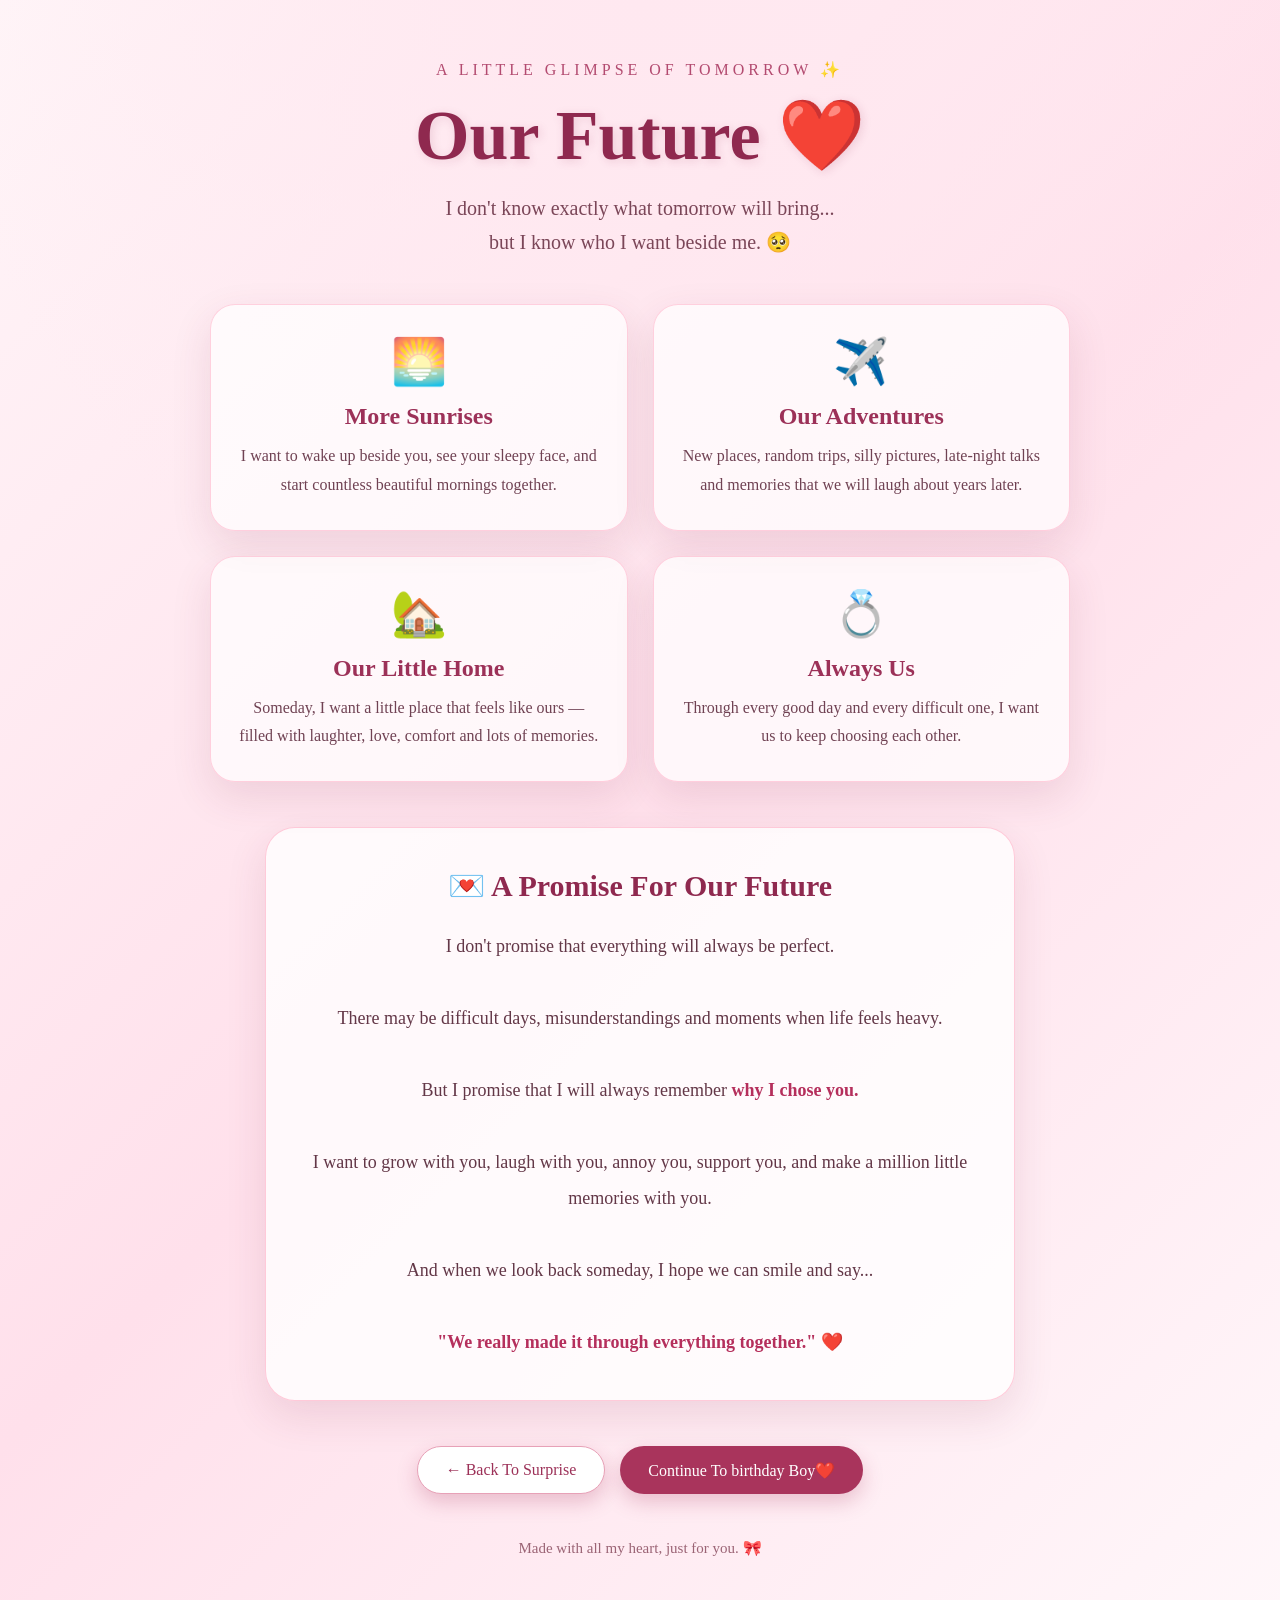
<file: future.html>
<!DOCTYPE html>
<html lang="en">
<head>
    <meta charset="UTF-8">
    <meta name="viewport" content="width=device-width, initial-scale=1.0">

    <title>Our Future ❤️</title>

    <style>
        * {
            margin: 0;
            padding: 0;
            box-sizing: border-box;
        }

        body {
            min-height: 100vh;
            font-family: Georgia, 'Times New Roman', serif;
            background:
                radial-gradient(circle at top, #ffe8f0, transparent 40%),
                linear-gradient(135deg, #fff5f8, #ffe0eb, #fff7fa);

            color: #5a2638;
            overflow-x: hidden;
            opacity: 0;
            animation: pageIn 1s ease forwards;
        }

        @keyframes pageIn {
            to {
                opacity: 1;
            }
        }

        /* Floating hearts */

        .heart {
            position: fixed;
            bottom: -50px;
            font-size: 20px;
            pointer-events: none;
            animation: floatUp linear forwards;
            z-index: 0;
        }

        @keyframes floatUp {
            0% {
                transform: translateY(0) rotate(0deg);
                opacity: 0;
            }

            10% {
                opacity: 1;
            }

            100% {
                transform: translateY(-110vh) rotate(360deg);
                opacity: 0;
            }
        }

        /* Main container */

        .container {
            position: relative;
            z-index: 2;

            width: 90%;
            max-width: 900px;

            margin: auto;
            padding: 60px 20px;
            text-align: center;
        }

        .small-title {
            font-size: 16px;
            letter-spacing: 4px;
            text-transform: uppercase;
            color: #b34b70;
            margin-bottom: 15px;
        }

        h1 {
            font-size: clamp(38px, 7vw, 70px);
            color: #8f294f;
            margin-bottom: 15px;

            text-shadow:
                2px 2px 10px rgba(143, 41, 79, 0.15);
        }

        .subtitle {
            font-size: 20px;
            color: #7b4658;
            margin-bottom: 45px;
            line-height: 1.7;
        }

        /* Future cards */

        .future-grid {
            display: grid;
            grid-template-columns: repeat(2, 1fr);
            gap: 25px;
            margin-bottom: 45px;
        }

        .future-card {
            background: rgba(255, 255, 255, 0.72);

            border: 1px solid rgba(255, 130, 165, 0.35);

            border-radius: 25px;

            padding: 30px 25px;

            box-shadow:
                0 15px 40px rgba(120, 40, 70, 0.12);

            backdrop-filter: blur(8px);

            transition:
                transform 0.3s ease,
                box-shadow 0.3s ease;
        }

        .future-card:hover {
            transform: translateY(-8px);

            box-shadow:
                0 20px 45px rgba(120, 40, 70, 0.2);
        }

        .icon {
            font-size: 45px;
            margin-bottom: 15px;
        }

        .future-card h2 {
            color: #9c3158;
            font-size: 24px;
            margin-bottom: 12px;
        }

        .future-card p {
            font-size: 16px;
            line-height: 1.8;
            color: #704253;
        }

        /* Special letter */

        .letter {
            background: rgba(255, 255, 255, 0.8);

            border-radius: 30px;

            padding: 40px 30px;

            margin: 20px auto 45px;

            max-width: 750px;

            border: 1px solid rgba(255, 130, 165, 0.4);

            box-shadow:
                0 15px 40px rgba(120, 40, 70, 0.12);
        }

        .letter h2 {
            color: #8f294f;
            font-size: 30px;
            margin-bottom: 25px;
        }

        .letter p {
            font-size: 18px;
            line-height: 2;
            color: #633747;
        }

        .highlight {
            color: #b52f5c;
            font-weight: bold;
        }

        /* Buttons */

        .buttons {
            display: flex;
            justify-content: center;
            gap: 15px;
            flex-wrap: wrap;
        }

        button {
            border: none;

            padding: 14px 28px;

            border-radius: 30px;

            font-size: 16px;

            font-family: inherit;

            cursor: pointer;

            background: #a9345c;
            color: white;

            box-shadow:
                0 8px 20px rgba(169, 52, 92, 0.25);

            transition: all 0.3s ease;
        }

        button:hover {
            transform: translateY(-3px) scale(1.03);

            box-shadow:
                0 12px 25px rgba(169, 52, 92, 0.35);
        }

        .back-btn {
            background: white;
            color: #9c3158;

            border: 1px solid #e7a1b7;
        }

        /* Footer */

        .footer {
            margin-top: 45px;

            font-size: 15px;

            color: #9b6475;
        }

        /* Mobile */

        @media (max-width: 650px) {

            .container {
                padding-top: 40px;
            }

            .future-grid {
                grid-template-columns: 1fr;
            }

            .letter {
                padding: 30px 20px;
            }

            .letter p {
                font-size: 16px;
            }

            .subtitle {
                font-size: 17px;
            }
        }
    </style>
</head>

<body>

    <div class="container">

        <div class="small-title">
            A little glimpse of tomorrow ✨
        </div>

        <h1>Our Future ❤️</h1>

        <p class="subtitle">
            I don't know exactly what tomorrow will bring...
            <br>
            but I know who I want beside me. 🥺
        </p>


        <!-- Future Cards -->

        <div class="future-grid">

            <div class="future-card">

                <div class="icon">🌅</div>

                <h2>More Sunrises</h2>

                <p>
                    I want to wake up beside you,
                    see your sleepy face,
                    and start countless beautiful
                    mornings together.
                </p>

            </div>


            <div class="future-card">

                <div class="icon">✈️</div>

                <h2>Our Adventures</h2>

                <p>
                    New places, random trips,
                    silly pictures, late-night talks
                    and memories that we will laugh
                    about years later.
                </p>

            </div>


            <div class="future-card">

                <div class="icon">🏡</div>

                <h2>Our Little Home</h2>

                <p>
                    Someday, I want a little place
                    that feels like ours —
                    filled with laughter, love,
                    comfort and lots of memories.
                </p>

            </div>


            <div class="future-card">

                <div class="icon">💍</div>

                <h2>Always Us</h2>

                <p>
                    Through every good day and every
                    difficult one, I want us to keep
                    choosing each other.
                </p>

            </div>

        </div>


        <!-- Love Letter -->

        <div class="letter">

            <h2>💌 A Promise For Our Future</h2>

            <p>

                I don't promise that everything will
                always be perfect.

                <br><br>

                There may be difficult days,
                misunderstandings and moments when
                life feels heavy.

                <br><br>

                But I promise that I will always
                remember <span class="highlight">why I chose you.</span>

                <br><br>

                I want to grow with you,
                laugh with you,
                annoy you,
                support you,
                and make a million little memories
                with you.

                <br><br>

                And when we look back someday,
                I hope we can smile and say...

                <br><br>

                <span class="highlight">
                    "We really made it through everything
                    together." ❤️
                </span>

            </p>

        </div>


        <!-- Buttons -->

        <div class="buttons">

            <button
                class="back-btn"
                onclick="window.location.href='dashboard.html'">

                ← Back To Surprise

            </button>


            <button
                onclick="window.location.href='boy.html'">

                Continue To birthday Boy❤️

            </button>

        </div>


        <div class="footer">

            Made with all my heart, just for you. 🎀

        </div>

    </div>


    <!-- Floating Hearts -->

    <script>

        const hearts = [
            "❤️",
            "💕",
            "💗",
            "💖",
            "💓",
            "🌸",
            "✨"
        ];

        function createHeart() {

            const heart = document.createElement("div");

            heart.className = "heart";

            heart.textContent =
                hearts[
                    Math.floor(
                        Math.random() * hearts.length
                    )
                ];

            heart.style.left =
                Math.random() * 100 + "vw";

            heart.style.fontSize =
                (14 + Math.random() * 20) + "px";

            heart.style.animationDuration =
                (5 + Math.random() * 5) + "s";

            document.body.appendChild(heart);

            setTimeout(() => {
                heart.remove();
            }, 10000);
        }

        setInterval(createHeart, 700);

    </script>

</body>
</html>
</file>
